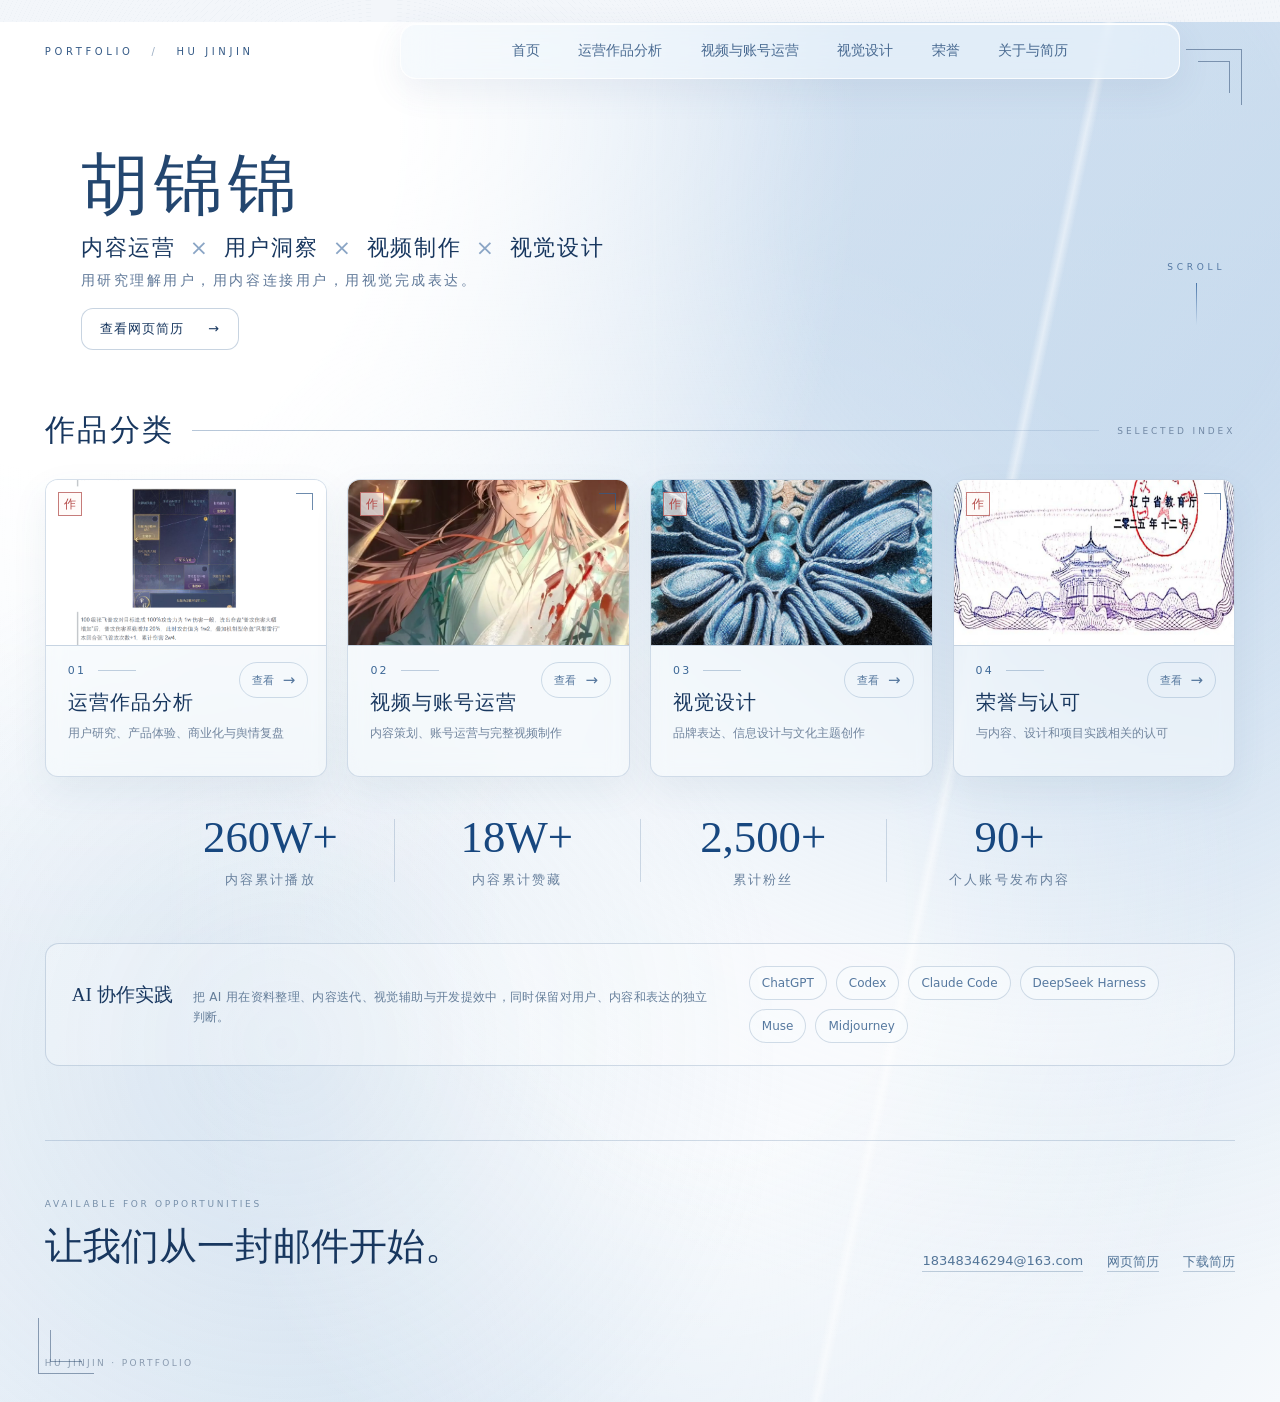
<file: index.html>
<!doctype html>
<html lang="zh-CN">
  <head>
    <meta charset="UTF-8" />
    <meta name="viewport" content="width=device-width, initial-scale=1.0" />
    <meta name="description" content="胡锦锦的个人作品集：用户洞察、内容运营、视频制作与视觉设计。" />
    <meta name="theme-color" content="#eef4f9" />
    <title>胡锦锦｜个人作品集</title>
    <script type="module" crossorigin src="/assets/index-CzNAs6nN.js"></script>
    <link rel="stylesheet" crossorigin href="/assets/index-Db_wsuV0.css">
  </head>
  <body>
    <div id="root"></div>
  </body>
</html>
</file>
<file: assets/index-Db_wsuV0.css>
:root{--lightningcss-light:initial;--lightningcss-dark: ;color-scheme:light;color:#18375f;font-synthesis:none;text-rendering:optimizelegibility;--ink:#18375f;--ink-soft:#6f86a4;--line:#5377a040;--mist:#dce7f3;--paper:#f8fbfe;--ice:#6c96c8;--seal:#b44a48;--shadow:0 18px 50px #415b7e1f;--content:min(1440px, calc(100vw - 7vw));background:#f3f6fa;font-family:Noto Sans CJK SC,Microsoft YaHei,PingFang SC,system-ui,sans-serif}*{box-sizing:border-box}html{scroll-behavior:smooth}body{background:#f3f6fa;min-width:320px;min-height:100vh;margin:0}body,button,a{font:inherit}a{color:inherit;text-decoration:none}img{max-width:100%;display:block}button,a{touch-action:manipulation;-webkit-tap-highlight-color:#4c749e1f}:focus-visible{outline-offset:4px;outline:2px solid #315f92}h1,h2,h3{text-wrap:balance;scroll-margin-top:90px}.skip-link{z-index:200;color:#fff;background:#18375f;border-radius:8px;padding:10px 14px;transition:transform .18s;position:fixed;top:12px;left:16px;transform:translateY(-160%)}.skip-link:focus-visible{transform:translateY(0)}.site-page{isolation:isolate;background:radial-gradient(at 6% 8%,#fffffffa 0 19%,#fff0 46%),radial-gradient(at 82% 14%,#b2cce77a 0 17%,#d6e4f224 48%,#0000 66%),radial-gradient(at 55% 64%,#ffffffe0 0 20%,#fff0 54%),linear-gradient(128deg,#f8fbfe 0%,#edf3f9 36%,#dce8f4 68%,#f6f9fc 100%);min-height:100vh;position:relative;overflow-x:clip}.site-page:before{content:"";pointer-events:none;opacity:.28;mix-blend-mode:soft-light;z-index:-1;background-image:repeating-radial-gradient(circle at 30% 20%,#3251771a 0 .4px,#0000 .5px 4px),linear-gradient(90deg,#0000 0 51%,#fff9 51.1%,#0000 51.3%);position:fixed;inset:0}.ambient-layer{z-index:-1;background:linear-gradient(102deg,#0000 0 70%,#ffffff7a 70.5%,#0000 71%),radial-gradient(at 22% 74%,#97b8d72e,#0000 36%);animation:16s ease-in-out infinite alternate mist-drift;position:absolute;inset:0}.section-shell{width:var(--content);margin-inline:auto}.site-header{width:var(--content);z-index:50;grid-template-columns:270px 1fr;align-items:center;gap:30px;min-height:58px;margin:22px auto 0;display:grid;position:sticky;top:10px}.wordmark{letter-spacing:.36em;color:#365b87;white-space:nowrap;align-items:center;gap:18px;font-size:10px;display:flex}.wordmark i{opacity:.5;font-style:normal}.top-nav{-webkit-backdrop-filter:blur(18px)saturate(120%);backdrop-filter:blur(18px)saturate(120%);background:#eff6fc94;border:1px solid #ffffffd6;border-radius:16px;justify-content:center;justify-self:center;gap:clamp(22px,3vw,52px);width:min(780px,100%);padding:18px 30px;display:flex;box-shadow:0 12px 34px #49688b17,inset 0 1px #fffffff5}.top-nav a{color:#496a91;white-space:nowrap;font-size:14px;position:relative}.top-nav a:after{content:"";background:#315f92;height:1px;transition:left .2s,right .2s;position:absolute;bottom:-9px;left:50%;right:50%}.top-nav a:hover:after,.top-nav a.active:after{left:0;right:0}.top-nav a.active{color:#173f70}.hero{flex-direction:column;justify-content:center;min-height:330px;padding:38px 34% 24px 36px;display:flex;position:relative}.hero-kicker{display:none}.hero h1{letter-spacing:.08em;color:#23466f;margin:0 0 14px;font-family:Songti SC,STSong,serif;font-size:clamp(52px,5.3vw,82px);font-weight:400;line-height:.95}.hero-roles{letter-spacing:.08em;flex-wrap:wrap;align-items:center;gap:8px 14px;margin:0 0 10px;font-size:clamp(19px,1.7vw,28px);display:flex}.hero-roles i{color:#8aa5c5;font-style:normal;font-weight:200}.hero-intro{color:#5f7898;letter-spacing:.18em;margin:0 0 18px;font-size:14px}.hero-actions{flex-wrap:wrap;gap:16px;display:flex}.button{letter-spacing:.08em;border:1px solid #49709d4d;border-radius:15px;justify-content:space-between;align-items:center;gap:18px;min-width:205px;min-height:52px;padding:0 28px;font-size:15px;transition:transform .2s,box-shadow .2s,background .2s;display:inline-flex}.button:hover{transform:translateY(-2px)}.button-primary{color:#fff;background:linear-gradient(135deg,#416f9f,#76a1cd);box-shadow:0 12px 30px #3e689538}.button-secondary{-webkit-backdrop-filter:blur(8px);backdrop-filter:blur(8px);background:#ffffff57}.hero-resume-link{border-radius:12px;width:fit-content;min-width:158px;min-height:42px;padding:0 18px;font-size:13px}.scroll-note{color:#5377a2;justify-items:center;gap:11px;display:grid;position:absolute;top:55%;right:10px}.scroll-note span{letter-spacing:.42em;font-size:9px}.scroll-note i{background:linear-gradient(#4b76a9,#0000);width:1px;height:42px}.section-heading{grid-template-columns:auto 1fr auto;align-items:center;gap:18px;margin-bottom:28px;display:grid}.section-heading h2{letter-spacing:.08em;margin:0;font-family:Songti SC,STSong,serif;font-size:30px;font-weight:500}.section-heading>span{background:linear-gradient(90deg,#5278a36b,#5278a329);height:1px}.section-heading p{letter-spacing:.32em;color:#7188a4;margin:0;font-size:9px}.category-section{padding-bottom:34px}.category-grid{grid-template-columns:repeat(4,minmax(0,1fr));gap:20px;display:grid}.category-card{-webkit-backdrop-filter:blur(10px);backdrop-filter:blur(10px);background:#f8fbfe8c;border:1px solid #5b81aa3d;border-radius:13px;min-width:0;transition:transform .25s,border-color .25s,box-shadow .25s;overflow:hidden;box-shadow:0 14px 36px #42608414,inset 0 1px #fff}.category-card:hover{box-shadow:var(--shadow);border-color:#4d77a77a;transform:translateY(-4px)}.category-card>a{height:100%;display:block}.category-image{border-bottom:1px solid var(--line);background:#edf3f8;height:clamp(150px,13vw,205px);position:relative;overflow:hidden}.category-image img{object-fit:cover;width:100%;height:100%;transition:transform .55s cubic-bezier(.2,.7,.2,1)}.category-card:hover .category-image img{transform:scale(1.035)}.category-card:first-child .category-image img{object-position:50% 44%}.category-seal{width:24px;height:24px;color:var(--seal);background:#fffaf7b8;border:1px solid #ab413ead;place-items:center;font-family:Songti SC,serif;font-size:12px;display:grid;position:absolute;top:12px;left:12px}.card-corner{border-top:1px solid #305b8bb3;border-right:1px solid #305b8bb3;width:17px;height:17px;position:absolute;top:13px;right:13px}.category-copy{min-height:130px;padding:18px 22px 20px;position:relative}.category-meta{color:#3c6796;letter-spacing:.2em;align-items:center;gap:12px;width:calc(100% - 82px);font-size:11px;display:flex}.category-meta i{background:#48719e52;width:38px;height:1px;display:block}.category-copy h3{letter-spacing:.05em;margin:12px 0 8px;font-size:20px;font-weight:500}.category-copy p{color:#71859e;margin:0;font-size:12px;line-height:1.65}.card-action{color:#56789e;border:1px solid #577faa42;border-radius:999px;align-items:center;gap:9px;padding:8px 12px;font-size:11px;display:flex;position:absolute;top:16px;right:18px}.card-action b{font-size:15px;font-weight:400;transition:transform .2s}.category-card:hover .card-action b{transform:translate(3px)}.metrics-row{grid-template-columns:repeat(4,1fr);padding:0 8% 48px;display:grid}.metric{text-align:center;justify-items:center;gap:8px;min-width:0;padding:0 18px;display:grid;position:relative}.metric+.metric:before{content:"";background:var(--line);width:1px;height:80%;position:absolute;top:10%;left:0}.metric strong{font-variant-numeric:tabular-nums;color:#17477f;font-family:Georgia,Times New Roman,serif;font-size:clamp(36px,3.5vw,54px);font-weight:400}.metric span{color:#68809d;letter-spacing:.16em;font-size:13px}.frame-corner{z-index:2;opacity:.45;pointer-events:none;width:56px;height:56px;position:absolute}.frame-corner:before,.frame-corner:after{content:"";border-color:#7498c2;position:absolute;inset:0}.frame-corner:before{border-top:1px solid;border-left:1px solid}.frame-corner:after{border-top:1px solid;border-left:1px solid;inset:12px}.frame-corner-top{top:27px;right:3vw;transform:rotate(90deg)}.frame-corner-bottom{bottom:28px;left:3vw;transform:rotate(-90deg)}@keyframes mist-drift{0%{transform:translate(-1%)scale(1)}to{transform:translate(1%,-1%)scale(1.02)}}@media (width<=1100px){.site-header{grid-template-columns:1fr;gap:16px}.wordmark{justify-content:center}.top-nav{justify-content:flex-start;overflow-x:auto}.hero{padding-right:18%}.category-grid{grid-template-columns:repeat(2,minmax(0,1fr))}.category-image{height:260px}}@media (width<=680px){:root{--content:calc(100vw - 32px)}.site-header{margin-top:12px}.wordmark{justify-content:flex-start;font-size:8px}.top-nav{border-radius:13px;gap:24px;margin-inline:-4px;padding:14px 16px}.top-nav a{font-size:12px}.hero{justify-content:flex-start;min-height:350px;padding:42px 0 28px}.hero-kicker{color:#6e88a7;letter-spacing:.26em;margin:0 0 34px;font-size:9px;display:block}.hero h1{font-size:clamp(52px,17vw,70px)}.hero-roles{gap:7px 10px;font-size:19px}.hero-intro{max-width:300px;line-height:1.9}.hero-actions{display:flex}.hero-resume-link{width:fit-content}.scroll-note{display:none}.section-heading{grid-template-columns:auto 1fr}.section-heading p{display:none}.section-heading h2{font-size:26px}.category-grid{grid-template-columns:repeat(2,minmax(0,1fr));gap:12px}.category-card{border-radius:10px}.category-image{height:clamp(96px,31vw,138px)}.category-copy{min-height:82px;padding:11px 12px 13px}.category-meta{gap:7px;width:100%;font-size:9px}.category-meta i{width:20px}.category-copy h3{letter-spacing:0;margin:7px 0 0;font-size:14px;line-height:1.4}.category-copy p,.category-copy .card-action{display:none}.metrics-row{grid-template-columns:repeat(2,1fr);gap:34px 0;padding:4px 0 58px}.metric:nth-child(3):before{display:none}.metric strong{font-size:38px}.metric span{letter-spacing:.1em;font-size:11px}.frame-corner{display:none}}@media (prefers-reduced-motion:reduce){*,:before,:after{scroll-behavior:auto!important;transition-duration:.01ms!important;animation:none!important}}.inner-page{min-height:100vh;padding-bottom:90px}.page-main,.detail-main{padding-top:82px}.page-title{max-width:780px;margin-bottom:52px}.page-title>p,.detail-header>div>p{color:#7590ae;letter-spacing:.32em;margin:0 0 14px;font-size:10px}.page-title h1,.detail-header h1{letter-spacing:.04em;margin:0;font-family:Songti SC,STSong,serif;font-size:clamp(44px,5.5vw,78px);font-weight:400}.page-title>span,.detail-header>div>span{color:#637c9b;letter-spacing:.08em;margin-top:20px;line-height:1.9;display:block}.category-title-page{grid-template-columns:1fr;display:grid}.work-index-grid{grid-template-columns:repeat(3,1fr);gap:22px;display:grid}.work-index-grid article{border:1px solid var(--line);background:#ffffff85;border-radius:14px;overflow:hidden}.work-index-grid img{aspect-ratio:4/3;object-fit:cover;width:100%}.work-index-grid article div{padding:22px}.work-index-grid small{color:#6687ac;letter-spacing:.2em}.work-index-grid h2{margin:12px 0 8px;font-size:24px;font-weight:500}.work-index-grid p{color:#6e83a0;line-height:1.75}.project-grid{grid-template-columns:repeat(2,minmax(0,1fr));gap:28px;display:grid}.project-grid.compact{grid-template-columns:repeat(3,minmax(0,1fr));gap:18px}.project-card{border:1px solid var(--line);background:#fafcff9e;border-radius:14px;min-width:0;transition:transform .25s,border-color .25s;overflow:hidden;box-shadow:0 18px 45px #3f5b7d14}.project-card:hover{border-color:#4c77a580;transform:translateY(-4px)}.project-card-media{background:#e8eff6;height:310px;position:relative;overflow:hidden}.project-grid.compact .project-card-media{height:220px}.project-card-media img{object-fit:cover;width:100%;height:100%;transition:transform .45s}.project-card-media img.video-cover-daiyuan{object-position:50% calc(28% + 3px)}.project-card-media img.video-cover-deepspace{object-position:50% 15%}.project-card:hover img{transform:scale(1.025)}.project-type{color:#244d78;-webkit-backdrop-filter:blur(8px);backdrop-filter:blur(8px);background:#f6fafdd1;border:1px solid #fffc;border-radius:999px;padding:7px 11px;font-size:11px;position:absolute;bottom:16px;left:16px}.project-card-copy{padding:24px 26px 27px}.project-card-copy>p{color:#8297b0;letter-spacing:.22em;margin:0 0 8px;font-size:10px}.project-card-copy h2{margin:0 0 12px;font-family:Songti SC,serif;font-size:26px;font-weight:500;line-height:1.35}.project-grid.compact .project-card-copy h2{font-size:21px}.project-card-copy>span{color:#6d829e;font-size:13px;line-height:1.75}.project-metrics{gap:24px;margin-top:20px;display:flex}.project-metrics b{font-family:Georgia,serif;font-size:26px;font-weight:400}.project-metrics small{color:#7389a3;font-family:inherit;font-size:11px}.document-cover{color:#54779f;background:linear-gradient(135deg,#eef4f9,#dce8f3);place-items:center;width:100%;height:100%;display:grid}.document-cover span{letter-spacing:.15em;font-family:Georgia,serif;font-size:44px}.document-cover i{background:#4a709b66;width:38%;height:1px;position:absolute}.disclosure{border-top:1px solid var(--line);border-bottom:1px solid var(--line);margin-top:46px}.disclosure>button{width:100%;color:var(--ink);cursor:pointer;letter-spacing:.08em;background:0 0;border:0;justify-content:space-between;align-items:center;padding:24px 4px;font-size:20px;display:flex}.disclosure>button i{font-size:20px;font-style:normal;font-weight:300}.disclosure-panel{padding:10px 0 38px}.more-groups{gap:46px;display:grid}.more-groups h2{margin:0 0 18px;font-family:Songti SC,serif;font-weight:500}.detail-main{max-width:1040px}.detail-header{border-bottom:1px solid var(--line);grid-template-columns:minmax(0,1fr) auto;align-items:end;gap:44px;padding-bottom:38px;display:grid}.detail-header h1{white-space:nowrap;max-width:none;font-size:clamp(32px,3.3vw,52px);line-height:1.15}.tag-list{flex-wrap:wrap;justify-content:flex-end;gap:8px;margin:0;padding:0;list-style:none;display:flex}.tag-list li{border:1px solid var(--line);color:#6782a1;border-radius:999px;padding:7px 11px;font-size:11px}.detail-metrics{gap:18px;margin:34px 0;display:flex}.detail-metrics p{border:1px solid var(--line);background:#ffffff73;gap:3px;min-width:120px;margin:0;padding:18px 22px;display:grid}.detail-metrics strong{font-family:Georgia,serif;font-size:32px;font-weight:400}.detail-metrics span{color:#7187a2;font-size:11px}.detail-note{background:#ffffff61;border-left:2px solid #7398c2;max-width:840px;margin:32px 0;padding:22px 26px}.contribution-list{gap:12px;margin:0;display:grid}.contribution-list>div{grid-template-columns:90px minmax(0,1fr);gap:18px;display:grid}.contribution-list dt{color:#315f92;letter-spacing:.1em;font-size:13px;font-weight:600}.contribution-list dd{color:#637d9a;margin:0;line-height:1.75}.contribution-list p{margin:0}.contribution-list p+p{margin-top:6px}.document-case{border-top:1px solid var(--line);margin-top:52px;padding-top:30px}.document-case>h2{margin:0 0 24px;font-family:Songti SC,serif;font-size:30px;font-weight:500}.document-sections{grid-template-columns:repeat(2,minmax(0,1fr));gap:16px;display:grid}.document-sections article{border:1px solid var(--line);background:#ffffff61;border-radius:12px;padding:24px}.document-sections h3{margin:0 0 12px;font-size:17px;font-weight:500}.document-sections p{color:#637d9a;margin:0;line-height:1.8}.document-sections p+p{margin-top:10px}.document-material-gallery{grid-template-columns:repeat(3,minmax(0,1fr));gap:14px;margin-top:22px;display:grid}.document-material-gallery img{aspect-ratio:4/3;object-fit:contain;border:1px solid var(--line);background:#fff;border-radius:10px;width:100%;height:auto}.pdf-gallery{grid-template-columns:repeat(2,minmax(0,1fr));gap:22px;margin-top:52px;display:grid}.pdf-gallery figure{border:1px solid var(--line);background:#fff;margin:0;position:relative;box-shadow:0 12px 32px #39557614}.pdf-gallery img{width:100%;height:auto}.pdf-gallery figcaption{color:#6684a7;background:#f4f8fce0;padding:5px 7px;font-size:9px;position:absolute;bottom:10px;right:12px}.visual-gallery{grid-template-columns:repeat(2,minmax(0,1fr));align-items:start;gap:22px;margin-top:52px;display:grid}.blue-knot-gallery{grid-template-columns:repeat(3,minmax(0,1fr));gap:14px}.blue-knot-gallery button{aspect-ratio:3/4;height:100%}.blue-knot-gallery img{object-fit:contain;width:100%;height:100%}.visual-gallery button,.series-rail button,.museum-collage button,.heritage-split button,.poster-row button{border:1px solid var(--line);cursor:zoom-in;background:#ffffffbd;min-width:0;margin:0;padding:0;overflow:hidden;box-shadow:0 12px 32px #39557614}.visual-gallery img{width:100%;height:auto;display:block}.series-groups{gap:68px;margin-top:58px;display:grid}.series-group{min-width:0}.series-group>header{border-top:1px solid var(--line);grid-template-columns:minmax(180px,.55fr) minmax(0,1.45fr);align-items:start;gap:38px;margin-bottom:22px;padding-top:24px;display:grid}.series-group>header>h2{margin:7px 0 0;font-family:Songti SC,serif;font-size:28px;font-weight:500}.series-group .contribution-note{background:0 0;max-width:none;margin:0;padding:4px 0 4px 24px}.series-rail{grid-auto-columns:minmax(0,1fr);grid-auto-flow:column;gap:14px;display:grid}.series-rail button{aspect-ratio:3/4;border-radius:10px}.series-rail img{object-fit:cover;width:100%;height:100%;display:block}.museum-collage{aspect-ratio:1040/881;grid-template-rows:repeat(3,minmax(0,1fr));grid-template-columns:repeat(5,minmax(0,1fr));gap:14px;margin-top:54px;display:grid}.museum-collage button{border-radius:12px}.museum-collage img{object-fit:contain;width:100%;height:100%;display:block}.museum-collage .museum-collage-primary{grid-area:1/1/span 3/span 3}.heritage-split{aspect-ratio:1040/881;grid-template-rows:repeat(2,minmax(0,1fr));grid-template-columns:repeat(5,minmax(0,1fr));gap:14px;margin-top:54px;display:grid}.heritage-split .heritage-split-primary{grid-area:1/1/span 2/span 3}.heritage-split button:nth-child(2){grid-area:1/4}.heritage-split button:nth-child(3){grid-area:1/5}.heritage-split button:nth-child(4){grid-area:2/4/auto/span 2}.heritage-split img{object-fit:contain;width:100%;height:100%}.poster-row{grid-template-columns:repeat(3,minmax(0,1fr));gap:14px;margin-top:54px;display:grid}.poster-row button{aspect-ratio:3/4}.poster-row img{object-fit:contain;width:100%;height:100%}.lazy-video{border:1px solid var(--line);background:#0d1a28;border-radius:14px;max-width:880px;margin:44px auto;position:relative;overflow:hidden}.lazy-video video{aspect-ratio:16/9;object-fit:contain;width:100%;max-height:76vh;display:block}.lazy-video>img{z-index:1;object-fit:contain;background:#0d1a28;width:100%;height:100%;display:block;position:absolute;inset:0}.lazy-video>button{z-index:2;color:#fff;cursor:pointer;background:linear-gradient(#0000 45%,#0a19286b);border:0;place-content:center;justify-items:center;gap:9px;display:grid;position:absolute;inset:0}.lazy-video>button span{-webkit-backdrop-filter:blur(8px);backdrop-filter:blur(8px);background:#e1effa38;border:1px solid #ffffffbf;border-radius:50%;place-items:center;width:64px;height:64px;padding-left:4px;font-size:21px;display:grid}.lazy-video>button small{letter-spacing:.14em}.video-player-shell{background:#0c1723;position:relative}.video-player-shell video{width:100%;display:block}.video-state{z-index:2;color:#fff;-webkit-backdrop-filter:blur(10px);backdrop-filter:blur(10px);letter-spacing:.04em;background:#0d1d2db8;border:1px solid #ffffff38;border-radius:999px;margin:0;padding:8px 12px;font-size:12px;position:absolute;bottom:20px;left:50%;transform:translate(-50%)}.video-state-error{color:#fff4f1;background:#4b2224d1}.detail-list-link{color:#6784a4;letter-spacing:.06em;align-items:center;min-height:44px;margin:-18px 0 20px;font-size:12px;display:inline-flex}.detail-list-link:hover{color:#285886}.source-link{border:1px solid var(--line);background:#ffffff73;border-radius:12px;margin-top:28px;padding:13px 20px;display:inline-flex}.detail-pagination{pointer-events:none;z-index:35;justify-content:space-between;display:flex;position:fixed;inset:50% 18px auto;transform:translateY(-50%)}.detail-pagination a{pointer-events:auto;color:#315f92;-webkit-backdrop-filter:blur(14px);backdrop-filter:blur(14px);text-align:center;background:#f1f7fca8;border:1px solid #537aa429;border-radius:11px;place-items:center;width:126px;min-height:44px;padding:8px 10px;font-size:11px;display:grid;box-shadow:0 7px 18px #2d4c6f0f}.honor-grid{grid-template-columns:repeat(2,minmax(0,1fr));gap:24px;display:grid}.honor-card{border:1px solid var(--line);background:#ffffff94;border-radius:14px;grid-template-columns:42% 1fr;min-height:300px;display:grid;overflow:hidden;box-shadow:0 16px 42px #3f5b7d14}.honor-card>img{object-fit:cover;object-position:center;border-right:1px solid var(--line);width:100%;height:100%;max-height:380px}.honor-card>div{flex-direction:column;align-items:flex-start;padding:26px;display:flex}.honor-card p,.honor-list p{color:#6d87a5;letter-spacing:.12em;margin:0 0 12px;font-size:11px}.honor-card .honor-result,.honor-list .honor-result{color:#315f92;letter-spacing:.06em;margin-bottom:14px;font-size:17px;font-weight:600;line-height:1.4}.honor-card h2,.honor-list h2{margin:0 0 12px;font-family:Songti SC,serif;font-size:23px;font-weight:500;line-height:1.45}.honor-card span,.honor-list span{color:#7488a1;font-size:12px;line-height:1.6}.honor-card button{border:1px solid var(--line);color:#315d8b;cursor:pointer;background:#f5fafed1;border-radius:9px;margin-top:auto;padding:9px 14px}.honor-list{grid-template-columns:repeat(3,minmax(0,1fr));gap:14px;display:grid}.honor-card-compact{min-height:0;box-shadow:none;flex-direction:column;display:flex}.honor-card-compact>img{object-fit:contain;border-right:0;border-bottom:1px solid var(--line);background:#ffffffb3;width:100%;height:190px}.honor-card-compact>div{flex:1;padding:16px}.honor-list h2{font-size:16px}.more-video-intro{color:#627d9a;margin:0 0 22px;line-height:1.8}.more-video-grid{grid-template-columns:repeat(3,minmax(0,1fr));gap:18px;display:grid}.more-video-grid>button{border:1px solid var(--line);width:100%;min-width:0;height:100%;color:var(--ink);text-align:left;cursor:pointer;background:#ffffff73;border-radius:13px;flex-direction:column;align-items:stretch;padding:0 0 16px;display:flex;overflow:hidden}.more-video-cover{aspect-ratio:16/9;background:#152638;flex:none;width:100%;display:block;position:relative;overflow:hidden}.more-video-cover img{object-fit:cover;width:100%;height:100%}.more-video-cover i{color:#fff;-webkit-backdrop-filter:blur(8px);backdrop-filter:blur(8px);background:#2d4b6957;border:1px solid #fffc;border-radius:50%;place-items:center;width:46px;height:46px;padding-left:3px;font-style:normal;display:grid;position:absolute;inset:50% auto auto 50%;transform:translate(-50%,-50%)}.more-video-grid strong,.more-video-grid small{margin-inline:16px;display:block}.more-video-grid strong{height:1.5em;margin-top:15px;font-weight:500;line-height:1.5}.more-video-grid small{color:#7188a4;margin-top:7px;line-height:1.7}.supplemental-video-player{background:#0c1723;width:100%;display:block}.supplemental-video-player video{object-fit:contain;width:100%;max-height:calc(100vh - 150px)}.supplemental-video-player.is-landscape,.supplemental-video-player.is-landscape video{aspect-ratio:16/9}#more-video-1{scroll-margin-top:120px}.media-dialog-backdrop{z-index:100;-webkit-backdrop-filter:blur(16px);backdrop-filter:blur(16px);background:#10243b8a;place-items:center;padding:28px;display:grid;position:fixed;inset:0}.media-dialog{background:#eef4f9;border:1px solid #ffffffb3;border-radius:16px;grid-template-rows:auto minmax(0,1fr);width:min(980px,100%);max-height:calc(100vh - 56px);display:grid;overflow:hidden;box-shadow:0 28px 80px #10274252}.media-dialog-bar{border-bottom:1px solid var(--line);justify-content:space-between;align-items:center;gap:20px;padding:14px 18px;display:flex}.media-dialog-bar p{text-overflow:ellipsis;white-space:nowrap;margin:0;overflow:hidden}.media-dialog-bar button{border:1px solid var(--line);width:42px;height:42px;color:var(--ink);cursor:pointer;background:#fff;border-radius:50%;flex:none;font-size:24px}.media-dialog-content{overscroll-behavior:contain;padding:20px;overflow:auto}.media-dialog-content img{object-fit:contain;width:auto;max-width:100%;max-height:calc(100vh - 150px);margin:auto}@media (width<=900px){.page-main,.detail-main{padding-top:56px}.work-index-grid,.project-grid,.project-grid.compact{grid-template-columns:1fr}.project-card-media,.project-grid.compact .project-card-media{height:min(48vw,300px)}.detail-header{grid-template-columns:1fr}.detail-header h1{white-space:normal}.tag-list{justify-content:flex-start}.detail-pagination{padding:8px max(12px, env(safe-area-inset-right)) calc(8px + env(safe-area-inset-bottom)) max(12px, env(safe-area-inset-left));border-top:1px solid var(--line);-webkit-backdrop-filter:blur(18px);backdrop-filter:blur(18px);background:#ecf4faf0;grid-template-columns:1fr 1fr;gap:1px;display:grid;inset:auto 0 0;transform:none}.detail-pagination a{width:auto;min-height:44px;box-shadow:none;border-radius:10px}.detail-main{padding-bottom:80px}.honor-list,.more-video-grid{grid-template-columns:repeat(2,minmax(0,1fr))}}@media (width<=620px){.page-title{margin-bottom:38px}.page-title h1{font-size:43px}.project-card-copy{padding:15px 16px 17px}.project-card-copy h2{margin-bottom:8px;font-size:18px}.project-card-copy>p{margin-bottom:6px;font-size:9px}.project-card-copy>span{font-size:12px;line-height:1.6}.project-grid,.project-grid.compact{gap:14px}.pdf-gallery,.visual-gallery{grid-template-columns:1fr}.detail-header h1{font-size:clamp(30px,9vw,38px)}.detail-metrics{flex-wrap:wrap}.document-sections,.document-material-gallery{grid-template-columns:1fr}.document-material-gallery img{height:auto}.honor-grid,.honor-card{grid-template-columns:1fr}.honor-card>img{border-right:0;border-bottom:1px solid var(--line);height:260px}.honor-list{grid-template-columns:repeat(2,minmax(0,1fr))}.series-group>header{grid-template-columns:1fr;gap:16px}.series-rail{scroll-snap-type:x mandatory;grid-auto-columns:minmax(238px,76vw);padding-bottom:10px;overflow-x:auto}.series-rail button{scroll-snap-align:start}.museum-collage{aspect-ratio:auto;grid-template-rows:none;grid-template-columns:repeat(2,minmax(0,1fr));grid-auto-rows:auto;gap:10px}.museum-collage .museum-collage-primary{grid-area:auto/1/auto/-1}.museum-collage button:nth-child(n+2){grid-area:auto}.heritage-split{aspect-ratio:auto;grid-template-rows:none;grid-template-columns:repeat(2,minmax(0,1fr));grid-auto-rows:auto;gap:10px}.heritage-split .heritage-split-primary{grid-area:auto/1/auto/-1}.heritage-split button:nth-child(n+2){grid-area:auto}.poster-row{scroll-snap-type:x mandatory;grid-template-columns:none;grid-auto-columns:minmax(238px,76vw);grid-auto-flow:column;padding-bottom:10px;overflow-x:auto}.poster-row button{scroll-snap-align:start}.blue-knot-gallery{scroll-snap-type:x mandatory;grid-template-columns:none;grid-auto-columns:minmax(238px,76vw);grid-auto-flow:column;padding-bottom:10px;overflow-x:auto}.blue-knot-gallery button{scroll-snap-align:start}.honor-card-compact>img{height:150px}.more-video-grid{grid-template-columns:1fr}.contribution-list>div{grid-template-columns:1fr;gap:5px}.media-dialog-backdrop{padding:10px}}.ai-practice{border:1px solid var(--line);background:#ffffff47;border-radius:14px;grid-template-columns:minmax(0,1.4fr) minmax(320px,1fr);align-items:center;gap:34px;margin-top:6px;margin-bottom:74px;padding:22px 26px;display:grid}.ai-practice-copy{align-items:baseline;gap:20px;display:flex}.ai-practice h2{flex:none;margin:0;font-family:Songti SC,serif;font-size:19px;font-weight:500}.ai-practice p{color:#657e9a;letter-spacing:.03em;margin:0;font-size:12px;line-height:1.7}.ai-practice ul{flex-wrap:wrap;gap:9px;margin:0;padding:0;list-style:none;display:flex}.ai-practice li{border:1px solid var(--line);color:#55789f;background:#f8fbfe8f;border-radius:999px;padding:9px 12px;font-size:12px}.site-footer{border-top:1px solid var(--line);grid-template-columns:1fr auto;align-items:end;gap:46px;padding:58px 0 34px;display:grid;position:relative}.site-footer p{color:#7890aa;letter-spacing:.3em;margin:0 0 12px;font-size:9px}.site-footer h2{margin:0;font-family:Songti SC,serif;font-size:clamp(30px,3vw,48px);font-weight:400}.footer-links{color:#537598;flex-wrap:wrap;justify-content:flex-end;gap:12px 24px;font-size:13px;display:flex}.footer-links a{border-bottom:1px solid #4b709752}.site-footer>small{color:#899aaf;letter-spacing:.26em;grid-column:1/-1;margin-top:40px;font-size:9px}.resume-main{max-width:1180px}.resume-header{border-bottom:1px solid var(--line);grid-template-columns:minmax(0,1fr) auto;align-items:end;gap:42px;padding-bottom:48px;display:grid}.resume-header p{color:#7890aa;letter-spacing:.3em;margin:0 0 14px;font-size:10px}.resume-header h1{margin:0;font-family:Songti SC,serif;font-size:clamp(48px,6vw,82px);font-weight:400}.resume-header>div>span{color:#66809e;max-width:720px;margin-top:18px;line-height:1.8;display:block}.resume-intro{grid-template-columns:190px 1fr;gap:34px;margin:54px 0;display:grid}.resume-intro h2{letter-spacing:.16em;margin:0;font-size:14px}.resume-intro p{color:#5f7997;max-width:820px;margin:0;font-size:17px;line-height:2}.resume-sections{border-top:1px solid var(--line)}.resume-section{border-bottom:1px solid var(--line);grid-template-columns:230px 1fr;gap:32px;padding:45px 0;display:grid}.resume-section>header{align-items:baseline;gap:16px;display:flex}.resume-section>header span{color:#6a8bae;letter-spacing:.18em;font-size:10px}.resume-section>header h2{margin:0;font-family:Songti SC,serif;font-size:24px;font-weight:500}.resume-section article{grid-template-columns:145px 1fr;gap:28px;padding:0 0 34px;display:grid}.resume-section article:last-child{padding-bottom:0}.resume-section time{color:#7890aa;font-size:12px}.resume-section h3{margin:0 0 8px;font-size:17px;font-weight:500}.resume-subtitle{color:#6c85a1;margin:0 0 10px}.resume-section ul{color:#657d99;margin:12px 0 0;padding-left:1.25em;line-height:1.9}.skill-groups{grid-template-columns:repeat(2,minmax(0,1fr));gap:16px;display:grid}.skill-groups section{border:1px solid var(--line);background:#ffffff52;border-radius:12px;padding:18px 20px}.skill-groups h3{color:#557493;letter-spacing:.1em;margin-bottom:12px;font-size:13px}.skill-groups ul{flex-wrap:wrap;gap:8px;margin:0;padding:0;list-style:none;display:flex}.skill-groups li{color:#607b98;background:#f8fbfe94;border:1px solid #5b7ea433;border-radius:999px;padding:6px 10px;font-size:12px;line-height:1.2}@media (pointer:fine){html{overscroll-behavior:none}}@media (width<=680px){.ai-practice{grid-template-columns:1fr;gap:16px;margin-bottom:54px;padding:20px}.ai-practice-copy{gap:8px;display:grid}.site-footer{grid-template-columns:1fr}.footer-links{justify-content:flex-start}.resume-header{grid-template-columns:1fr}.resume-header .button{width:100%}.resume-intro,.resume-section,.resume-section article{grid-template-columns:1fr;gap:18px}.skill-groups{grid-template-columns:1fr}}
</file>
